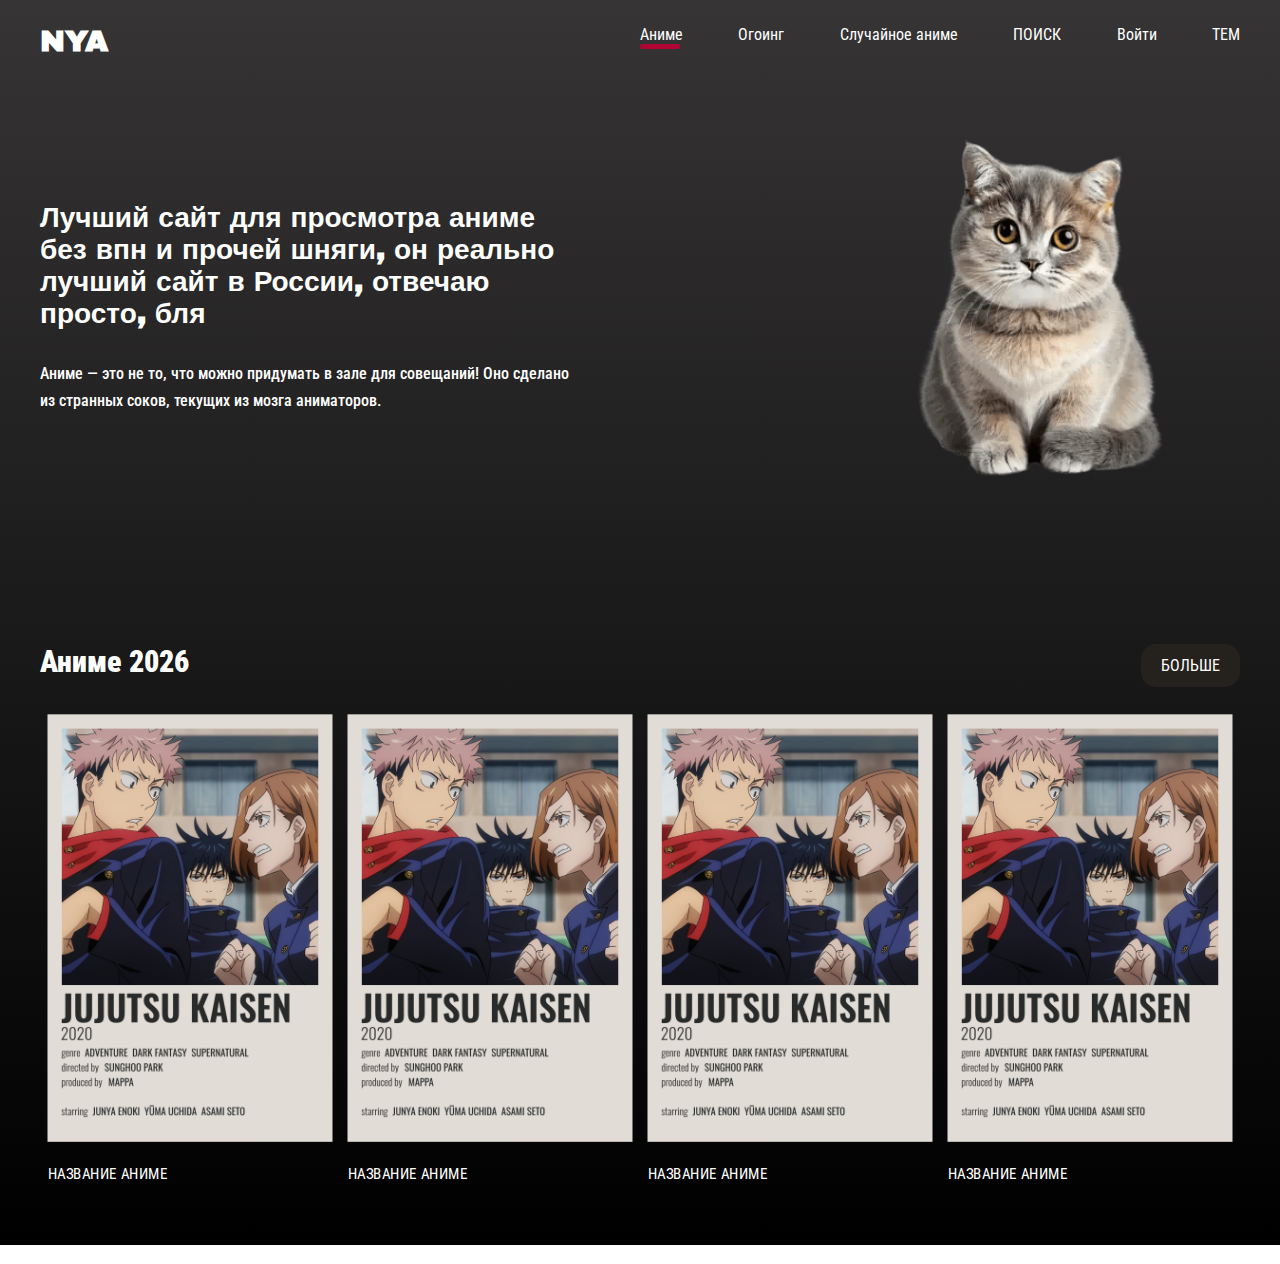
<file: client/index.html>
<!DOCTYPE html>
<html lang="ru">
  <head>
    <meta charset="utf-8">
    <meta name="viewport" content="width=device-width, initial-scale=1.0">
    <title>NYA</title>
    <link rel="stylesheet" href="./main.css">

    <meta property="og:title" content="Заголовок страницы в OG">
    <meta property="og:description" content="Описание страницы в OG">
    <meta property="og:image" content="https://example.com/image.jpg">
    <meta property="og:url" content="https://example.com/">
  </head>
  <body>
    <div class="wrapper">
      <header class="container">
        <span class="logo">NYA</span>
        <nav>
          <ul>
            <li class="active"><a href="#">Аниме</a></li>
            <li><a href="#">Огоинг</a></li>
            <li><a href="#">Случайное аниме</a></li>
            <li><a href="#">ПОИСК</a></li>
            <li><a href="#">Войти</a></li>
            <li><a href="#">ТЕМ</a></li>
          </ul>
        </nav>
      </header>

      <div class="hero container">
        <div class="hero--info">
          <h1>Лучший сайт для просмотра аниме без впн и прочей шняги, он реально лучший сайт в России, отвечаю просто, бля</h1>
          <p>Аниме — это не то, что можно придумать в зале для совещаний! Оно сделано из странных соков, текущих из мозга аниматоров.</p>
        </div>
        <img src="img/masscat.png" alt="">
      </div>

      <div class="container trending">
        <a href="#" class="see-all">БОЛЬШЕ</a>
        <h3>Аниме 2026</h3>

        <div class="anime">
          <div class="block">
            <img src="img/1.png" alt="">
            <span>НАЗВАНИЕ АНИМЕ</span>
          </div>
          <div class="block">
            <img src="img/1.png" alt="">
            <span>НАЗВАНИЕ АНИМЕ</span>
          </div>
          <div class="block">
            <img src="img/1.png" alt="">
            <span>НАЗВАНИЕ АНИМЕ</span>
          </div>
          <div class="block">
            <img src="img/1.png" alt="">
            <span>НАЗВАНИЕ АНИМЕ</span>
          </div>
        </div>
      </div>
    </div>
    <!-- ПОДВАЛ САЙТА -->
    <footer class="container">
      <div>
        <p>ПОДВАЛ САЙТА ВУИИИИИИ</p>
      </div>
      
    </footer>
    
  </body>
</html>
</file>
<file: client/main.css>
@import url('https://fonts.googleapis.com/css2?family=Archivo+Black&family=Roboto+Condensed:ital,wght@0,100..900;1,100..900&display=swap');

* {
	margin: 0;
	padding: 0;
}

body {
	font-family: 'Roboto Condensed', sans-serif;
	font-weight: 400;
	color: #fff;
	font-size: 16px;
}

a {
	text-decoration: none;
}

img {
	width: 100%;
}

.wrapper {
	background: linear-gradient(180deg, rgba(54, 52, 52, 1) 0%, rgba(0, 0, 0, 1) 100%);
	width: 100%;
}

.container {
	width: 1200px;
	margin: 0 auto;
}

header {
	padding: 25px 0;
}

header .logo {
	font-family: 'Archivo Black', sans-serif;
	text-transform: uppercase;
	font-size: 30px;
	font-weight: 800;
}

header nav {
	float: right;
	width: 50%;
}

header nav ul {
	list-style: none;
	display: flex;
	justify-content: space-between;
	z-index: 2;
	position: relative;
}

header nav ul li {
	display: inline-block;
}

header nav ul li a {
	color: #fff
}	

header nav ul li.active::after {
	content: '';
	display: block;
	width: 40px;
	height: 5px;
	background: #b00432;
	border-radius: 10px;
}

header nav ul li:not(.active):not(.btn) a:hover {
	border-bottom: 3px solid #fff;
	border-radius: 5px;
}

.hero {
	padding-bottom: 150px;
	position: relative;
	z-index: 1;
}

.hero--info {
	width: 530px;
	padding-top: 120px;
}

.hero--info h1 {
	font-family: 'Archivo Black', sans-serif;
	color: #fff;
	font-size: 28px;
	font-weight: 900;
}

.hero--info	p {
	font-weight: 500;
	line-height: 170%;
	margin: 30px 0;
}

.hero img {
	padding-top: 170px;
	width: 400px; 
	height: auto;
	position: absolute;
	top: -150px;
	right: 0;
}

.hero img:hover {
	transform: scale(1.1);
}
/* ТОП 2026 */
.trending {
	padding-top: 50px
}
.trending h3 {
	font-weight: 900;
	font-size: 30px;
}

.trending .see-all {
	color: #fff;
	background: #25211D;
	border-radius: 15px;
	padding: 12px 20px;
	float: right;
	display: block;
}

.trending .see-all:hover {
	transform: scale(1.1);
}

.trending .anime {
	display: flex;
	justify-content: space-between;
	width: 100%;
	padding: 15px 0 50px;

}

.trending .anime span {
	display: block;
	margin-top: 20px;
}

.trending .block {
	transform: scale(0.95);
}

/* ПОДВАЛ САЙТА */
</file>
